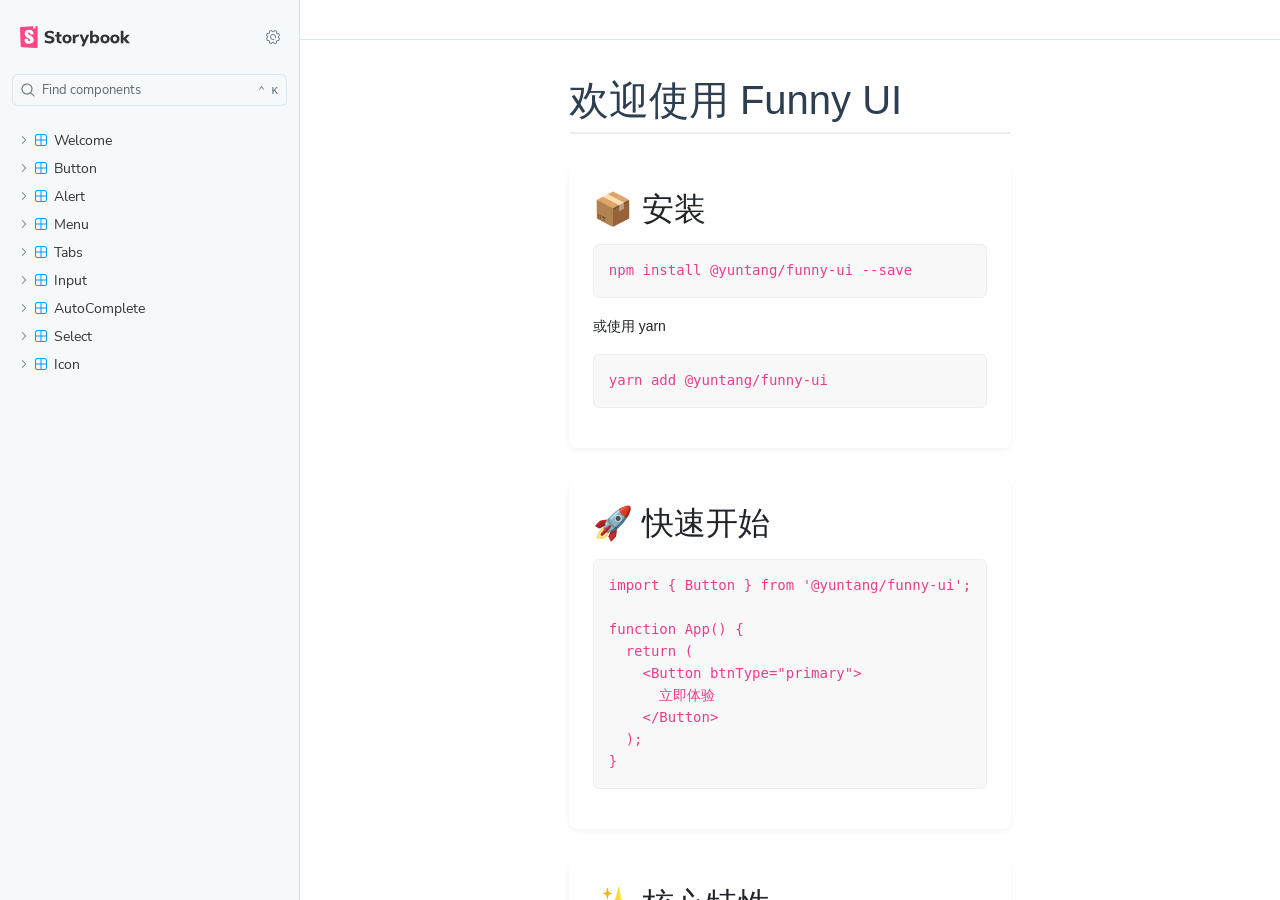
<file: index.html>
<!DOCTYPE html>
<html lang="en">
  <head>
    <meta charset="utf-8" />

    <title>@storybook/core - Storybook</title>
    <meta name="viewport" content="width=device-width, initial-scale=1, maximum-scale=1" />

    
    <link rel="icon" type="image/x-icon" href="./favicon.ico" />
    
    <style>
      @font-face {
        font-family: 'Nunito Sans';
        font-style: normal;
        font-weight: 400;
        font-display: swap;
        src: url('./sb-common-assets/nunito-sans-regular.woff2') format('woff2');
      }

      @font-face {
        font-family: 'Nunito Sans';
        font-style: italic;
        font-weight: 400;
        font-display: swap;
        src: url('./sb-common-assets/nunito-sans-italic.woff2') format('woff2');
      }

      @font-face {
        font-family: 'Nunito Sans';
        font-style: normal;
        font-weight: 700;
        font-display: swap;
        src: url('./sb-common-assets/nunito-sans-bold.woff2') format('woff2');
      }

      @font-face {
        font-family: 'Nunito Sans';
        font-style: italic;
        font-weight: 700;
        font-display: swap;
        src: url('./sb-common-assets/nunito-sans-bold-italic.woff2') format('woff2');
      }
    </style>

    <link href="./sb-manager/runtime.js" rel="modulepreload" />

    
    <link href="./sb-addons/storybook-core-core-server-presets-0/common-manager-bundle.js" rel="modulepreload" />
    
    <link href="./sb-addons/essentials-controls-1/manager-bundle.js" rel="modulepreload" />
    
    <link href="./sb-addons/essentials-actions-2/manager-bundle.js" rel="modulepreload" />
    
    <link href="./sb-addons/essentials-docs-3/manager-bundle.js" rel="modulepreload" />
    
    <link href="./sb-addons/essentials-backgrounds-4/manager-bundle.js" rel="modulepreload" />
    
    <link href="./sb-addons/essentials-viewport-5/manager-bundle.js" rel="modulepreload" />
    
    <link href="./sb-addons/essentials-toolbars-6/manager-bundle.js" rel="modulepreload" />
    
    <link href="./sb-addons/essentials-measure-7/manager-bundle.js" rel="modulepreload" />
    
    <link href="./sb-addons/essentials-outline-8/manager-bundle.js" rel="modulepreload" />
    
    <link href="./sb-addons/onboarding-9/manager-bundle.js" rel="modulepreload" />
    
    <link href="./sb-addons/chromatic-com-storybook-10/manager-bundle.js" rel="modulepreload" />
    
    <link href="./sb-addons/interactions-11/manager-bundle.js" rel="modulepreload" />
       

    <style>
      #storybook-root[hidden] {
        display: none !important;
      }
    </style>

    
  </head>
  <body>
    <div id="root"></div>

    
    <script>
      
        
          window['FEATURES'] = {
  "argTypeTargetsV7": true,
  "legacyDecoratorFileOrder": false,
  "disallowImplicitActionsInRenderV8": true
};
        
      
        
          window['REFS'] = {};
        
      
        
          window['LOGLEVEL'] = "info";
        
      
        
          window['DOCS_OPTIONS'] = {
  "defaultName": "Docs",
  "autodocs": "tag"
};
        
      
        
          window['CONFIG_TYPE'] = "PRODUCTION";
        
      
        
      
        
      
        
          window['TAGS_OPTIONS'] = {
  "dev-only": {
    "excludeFromDocsStories": true
  },
  "docs-only": {
    "excludeFromSidebar": true
  },
  "test-only": {
    "excludeFromSidebar": true,
    "excludeFromDocsStories": true
  }
};
        
      
        
          window['STORYBOOK_RENDERER'] = "react";
        
      
        
          window['STORYBOOK_BUILDER'] = "@storybook/builder-webpack5";
        
      
        
          window['STORYBOOK_FRAMEWORK'] = "@storybook/react-webpack5";
        
      
    </script>
    

    <script type="module">
      import './sb-manager/globals-runtime.js';
      
      
        import './sb-addons/storybook-core-core-server-presets-0/common-manager-bundle.js';
      
        import './sb-addons/essentials-controls-1/manager-bundle.js';
      
        import './sb-addons/essentials-actions-2/manager-bundle.js';
      
        import './sb-addons/essentials-docs-3/manager-bundle.js';
      
        import './sb-addons/essentials-backgrounds-4/manager-bundle.js';
      
        import './sb-addons/essentials-viewport-5/manager-bundle.js';
      
        import './sb-addons/essentials-toolbars-6/manager-bundle.js';
      
        import './sb-addons/essentials-measure-7/manager-bundle.js';
      
        import './sb-addons/essentials-outline-8/manager-bundle.js';
      
        import './sb-addons/onboarding-9/manager-bundle.js';
      
        import './sb-addons/chromatic-com-storybook-10/manager-bundle.js';
      
        import './sb-addons/interactions-11/manager-bundle.js';
      
      
      import './sb-manager/runtime.js';
    </script>
  </body>
</html>
</file>
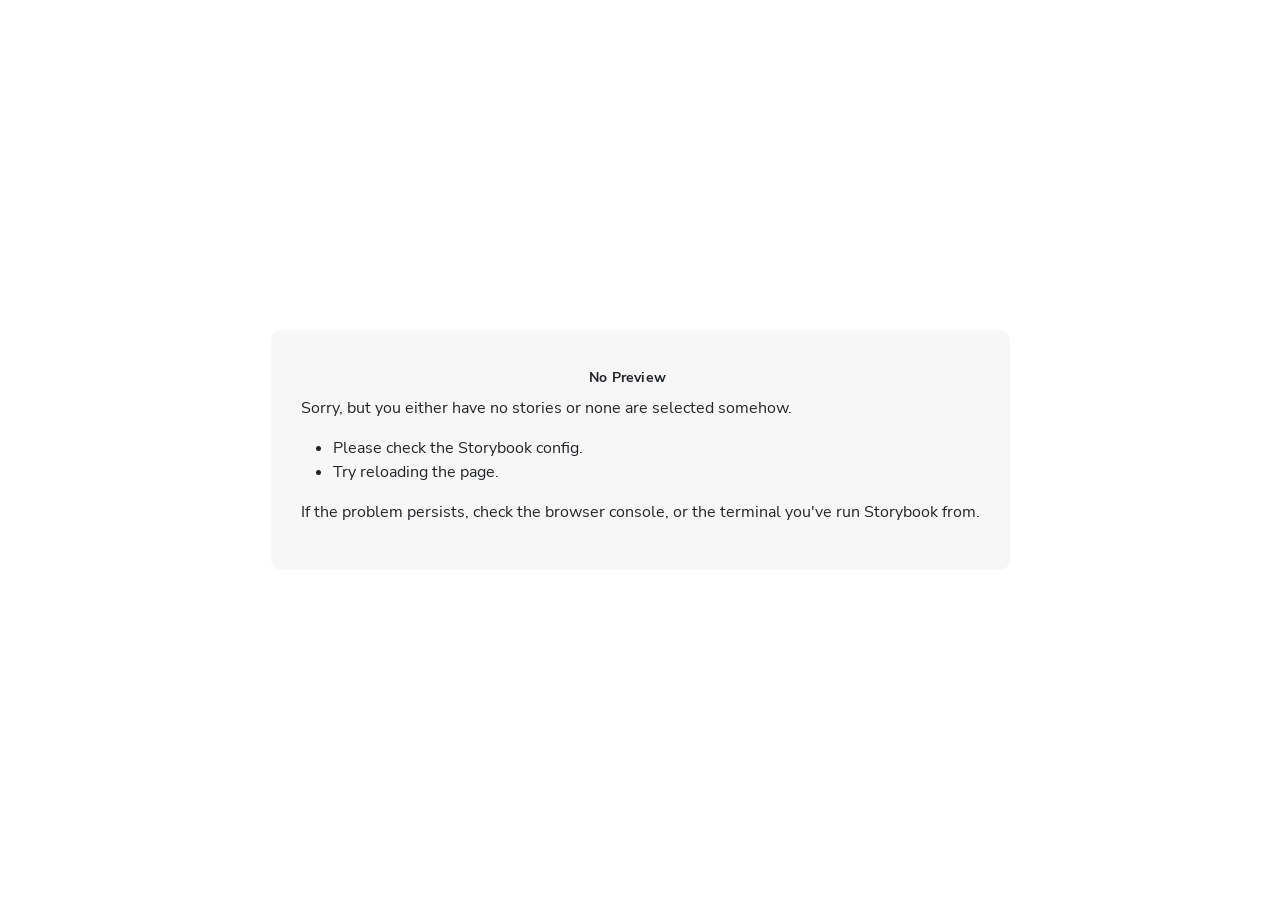
<file: iframe.html>
<!doctype html><html lang="en"><head><meta charset="utf-8"><title>Webpack App</title><meta name="viewport" content="width=device-width,initial-scale=1"><style>@font-face {
        font-family: 'Nunito Sans';
        font-style: normal;
        font-weight: 400;
        font-display: swap;
        src: url('./sb-common-assets/nunito-sans-regular.woff2') format('woff2');
      }

      @font-face {
        font-family: 'Nunito Sans';
        font-style: italic;
        font-weight: 400;
        font-display: swap;
        src: url('./sb-common-assets/nunito-sans-italic.woff2') format('woff2');
      }

      @font-face {
        font-family: 'Nunito Sans';
        font-style: normal;
        font-weight: 700;
        font-display: swap;
        src: url('./sb-common-assets/nunito-sans-bold.woff2') format('woff2');
      }

      @font-face {
        font-family: 'Nunito Sans';
        font-style: italic;
        font-weight: 700;
        font-display: swap;
        src: url('./sb-common-assets/nunito-sans-bold-italic.woff2') format('woff2');
      }</style><base target="_parent"><style>/* While we aren't showing the main block yet, but still preparing, we want everything the user
     has rendered, which may or may not be in #storybook-root, to be display none */
  .sb-show-preparing-story:not(.sb-show-main) > :not(.sb-preparing-story) {
    display: none;
  }

  .sb-show-preparing-docs:not(.sb-show-main) > :not(.sb-preparing-docs) {
    display: none;
  }

  /* Hide our own blocks when we aren't supposed to be showing them */
  :not(.sb-show-preparing-story) > .sb-preparing-story,
  :not(.sb-show-preparing-docs) > .sb-preparing-docs,
  :not(.sb-show-nopreview) > .sb-nopreview,
  :not(.sb-show-errordisplay) > .sb-errordisplay {
    display: none;
  }

  .sb-show-main.sb-main-centered {
    margin: 0;
    display: flex;
    align-items: center;
    min-height: 100vh;
  }

  .sb-show-main.sb-main-centered #storybook-root {
    box-sizing: border-box;
    margin: auto;
    padding: 1rem;
    max-height: 100%;
    /* Hack for centering correctly in IE11 */
  }

  /* Vertical centering fix for IE11 */
  @media screen and (-ms-high-contrast: none), (-ms-high-contrast: active) {
    .sb-show-main.sb-main-centered:after {
      content: '';
      min-height: inherit;
      font-size: 0;
    }
  }

  .sb-show-main.sb-main-fullscreen {
    margin: 0;
    padding: 0;
    display: block;
  }

  .sb-show-main.sb-main-padded {
    margin: 0;
    padding: 1rem;
    display: block;
    box-sizing: border-box;
  }

  .sb-wrapper {
    position: fixed;
    top: 0;
    bottom: 0;
    left: 0;
    right: 0;
    box-sizing: border-box;

    padding: 40px;
    font-family:
      'Nunito Sans',
      -apple-system,
      '.SFNSText-Regular',
      'San Francisco',
      BlinkMacSystemFont,
      'Segoe UI',
      'Helvetica Neue',
      Helvetica,
      Arial,
      sans-serif;
    -webkit-font-smoothing: antialiased;
    overflow: auto;
  }

  @media (max-width: 700px) {
    .sb-wrapper {
      padding: 20px;
    }
  }

  @media (max-width: 500px) {
    .sb-wrapper {
      padding: 10px;
    }
  }

  .sb-heading {
    font-size: 14px;
    font-weight: 600;
    letter-spacing: 0.2px;
    margin: 10px 0;
    padding-right: 25px;
  }

  .sb-nopreview {
    display: flex;
    align-content: center;
    justify-content: center;
    box-sizing: border-box;
  }

  .sb-nopreview_main {
    margin: auto;
    padding: 30px;
    border-radius: 10px;
    background: rgba(0, 0, 0, 0.03);
  }

  .sb-nopreview_heading {
    text-align: center;
  }

  .sb-errordisplay {
    background: #f6f9fc;
    color: black;
    z-index: 999999;
    width: 100vw;
    min-height: 100vh;
    box-sizing: border-box;

    & ol {
      padding-left: 18px;
      margin: 0;
    }

    & h1 {
      font-family: Nunito Sans;
      font-size: 22px;
      font-weight: 400;
      line-height: 30px;
      font-weight: normal;
      margin: 0;

      &::before {
        content: '';
        display: inline-block;
        width: 12px;
        height: 12px;
        background: #ff4400;
        border-radius: 50%;
        margin-right: 8px;
      }
    }

    & p,
    & ol {
      font-family: Nunito Sans;
      font-size: 14px;
      font-weight: 400;
      line-height: 19px;
      margin: 0;
    }

    & li + li {
      margin: 0;
      padding: 0;
      padding-top: 12px;
    }

    & a {
      color: currentColor;
    }
  }

  .sb-errordisplay_main {
    margin: auto;
    padding: 24px;
    display: flex;
    box-sizing: border-box;

    flex-direction: column;
    min-height: 100%;
    width: 100%;
    border-radius: 6px;
    background: white;
    border: 1px solid #ff0000;
    box-shadow: 0 0 64px rgba(0, 0, 0, 0.1);
    gap: 24px;
  }

  .sb-errordisplay_code {
    padding: 10px;
    flex: 1;
    background: #242424;
    color: #c6c6c6;
    box-sizing: border-box;

    font-size: 14px;
    font-weight: 400;
    line-height: 19px;
    border-radius: 4px;

    font-family: 'Operator Mono', 'Fira Code Retina', 'Fira Code', 'FiraCode-Retina', 'Andale Mono',
      'Lucida Console', Consolas, Monaco, monospace;
    margin: 0;
    overflow: auto;
  }

  .sb-errordisplay pre {
    white-space: pre-wrap;
    white-space: revert;
  }

  @-webkit-keyframes sb-rotate360 {
    from {
      transform: rotate(0deg);
    }

    to {
      transform: rotate(360deg);
    }
  }

  @keyframes sb-rotate360 {
    from {
      transform: rotate(0deg);
    }

    to {
      transform: rotate(360deg);
    }
  }

  @-webkit-keyframes sb-glow {
    0%,
    100% {
      opacity: 1;
    }

    50% {
      opacity: 0.4;
    }
  }

  @keyframes sb-glow {
    0%,
    100% {
      opacity: 1;
    }

    50% {
      opacity: 0.4;
    }
  }

  /* We display the preparing loaders *over* the rendering story */
  .sb-preparing-story,
  .sb-preparing-docs {
    background-color: white;
    /* Maximum possible z-index. It would be better to use stacking contexts to ensure it's always
    on top, but this isn't possible as it would require making CSS changes that could affect user code */
    z-index: 2147483647;
  }

  .sb-loader {
    -webkit-animation: sb-rotate360 0.7s linear infinite;
    animation: sb-rotate360 0.7s linear infinite;
    border-color: rgba(97, 97, 97, 0.29);
    border-radius: 50%;
    border-style: solid;
    border-top-color: #646464;
    border-width: 2px;
    display: inline-block;
    height: 32px;
    left: 50%;
    margin-left: -16px;
    margin-top: -16px;
    mix-blend-mode: difference;
    overflow: hidden;
    position: absolute;
    top: 50%;
    transition: all 200ms ease-out;
    vertical-align: top;
    width: 32px;
    z-index: 4;
  }

  .sb-previewBlock {
    background: #fff;
    border: 1px solid rgba(0, 0, 0, 0.1);
    border-radius: 4px;
    box-shadow: rgba(0, 0, 0, 0.1) 0 1px 3px 0;
    margin: 25px auto 40px;
    max-width: 600px;
  }

  .sb-previewBlock_header {
    align-items: center;
    box-shadow: rgba(0, 0, 0, 0.1) 0 -1px 0 0 inset;
    display: flex;
    gap: 14px;
    height: 40px;
    padding: 0 12px;
  }

  .sb-previewBlock_icon {
    -webkit-animation: sb-glow 1.5s ease-in-out infinite;
    animation: sb-glow 1.5s ease-in-out infinite;
    background: #e6e6e6;
    height: 14px;
    width: 14px;
  }

  .sb-previewBlock_icon:last-child {
    margin-left: auto;
  }

  .sb-previewBlock_body {
    -webkit-animation: sb-glow 1.5s ease-in-out infinite;
    animation: sb-glow 1.5s ease-in-out infinite;
    height: 182px;
    position: relative;
  }

  .sb-argstableBlock {
    border-collapse: collapse;
    border-spacing: 0;
    font-size: 13px;
    line-height: 20px;
    margin: 25px auto 40px;
    max-width: 600px;
    text-align: left;
    width: 100%;
  }

  .sb-argstableBlock th:first-of-type,
  .sb-argstableBlock td:first-of-type {
    padding-left: 20px;
  }

  .sb-argstableBlock th:nth-of-type(2),
  .sb-argstableBlock td:nth-of-type(2) {
    width: 35%;
  }

  .sb-argstableBlock th:nth-of-type(3),
  .sb-argstableBlock td:nth-of-type(3) {
    width: 15%;
  }

  .sb-argstableBlock th:last-of-type,
  .sb-argstableBlock td:last-of-type {
    width: 25%;
    padding-right: 20px;
  }

  .sb-argstableBlock th span,
  .sb-argstableBlock td span {
    -webkit-animation: sb-glow 1.5s ease-in-out infinite;
    animation: sb-glow 1.5s ease-in-out infinite;
    background-color: rgba(0, 0, 0, 0.1);
    border-radius: 0;
    box-shadow: none;
    color: transparent;
  }

  .sb-argstableBlock th {
    padding: 10px 15px;
  }

  .sb-argstableBlock-body {
    border-radius: 4px;
    box-shadow:
      rgba(0, 0, 0, 0.1) 0 1px 3px 1px,
      rgba(0, 0, 0, 0.065) 0 0 0 1px;
  }

  .sb-argstableBlock-body tr {
    background: transparent;
    overflow: hidden;
  }

  .sb-argstableBlock-body tr:not(:first-child) {
    border-top: 1px solid #e6e6e6;
  }

  .sb-argstableBlock-body tr:first-child td:first-child {
    border-top-left-radius: 4px;
  }

  .sb-argstableBlock-body tr:first-child td:last-child {
    border-top-right-radius: 4px;
  }

  .sb-argstableBlock-body tr:last-child td:first-child {
    border-bottom-left-radius: 4px;
  }

  .sb-argstableBlock-body tr:last-child td:last-child {
    border-bottom-right-radius: 4px;
  }

  .sb-argstableBlock-body td {
    background: #fff;
    padding-bottom: 10px;
    padding-top: 10px;
    vertical-align: top;
  }

  .sb-argstableBlock-body td:not(:first-of-type) {
    padding-left: 15px;
    padding-right: 15px;
  }

  .sb-argstableBlock-body button {
    -webkit-animation: sb-glow 1.5s ease-in-out infinite;
    animation: sb-glow 1.5s ease-in-out infinite;
    background-color: rgba(0, 0, 0, 0.1);
    border: 0;
    border-radius: 0;
    box-shadow: none;
    color: transparent;
    display: inline;
    font-size: 12px;
    line-height: 1;
    padding: 10px 16px;
  }

  .sb-argstableBlock-summary {
    margin-top: 4px;
  }

  .sb-argstableBlock-code {
    margin-right: 4px;
    margin-bottom: 4px;
    padding: 2px 5px;
  }</style><script>/* globals window */
  /* eslint-disable no-underscore-dangle */
  try {
    if (window.top !== window) {
      window.__REACT_DEVTOOLS_GLOBAL_HOOK__ = window.top.__REACT_DEVTOOLS_GLOBAL_HOOK__;
      window.__VUE_DEVTOOLS_GLOBAL_HOOK__ = window.top.__VUE_DEVTOOLS_GLOBAL_HOOK__;
      window.top.__VUE_DEVTOOLS_CONTEXT__ = window.document;
    }
  } catch (e) {
    // eslint-disable-next-line no-console
    console.warn('unable to connect to top frame for connecting dev tools');
  }</script><link href="static/css/main.486d30cd.css" rel="stylesheet"><style>#storybook-root[hidden],
      #storybook-docs[hidden] {
        display: none !important;
      }</style></head><body><div class="sb-preparing-story sb-wrapper"><div class="sb-loader"></div></div><div class="sb-preparing-docs sb-wrapper"><div class="sb-previewBlock"><div class="sb-previewBlock_header"><div class="sb-previewBlock_icon"></div><div class="sb-previewBlock_icon"></div><div class="sb-previewBlock_icon"></div><div class="sb-previewBlock_icon"></div></div><div class="sb-previewBlock_body"><div class="sb-loader"></div></div></div><table aria-hidden="true" class="sb-argstableBlock"><thead class="sb-argstableBlock-head"><tr><th><span>Name</span></th><th><span>Description</span></th><th><span>Default</span></th><th><span>Control</span></th></tr></thead><tbody class="sb-argstableBlock-body"><tr><td><span>propertyName</span><span title="Required">*</span></td><td><div><span>This is a short description</span></div><div class="sb-argstableBlock-summary"><div><span class="sb-argstableBlock-code">summary</span></div></div></td><td><div><span class="sb-argstableBlock-code">defaultValue</span></div></td><td><button>Set string</button></td></tr><tr><td><span>propertyName</span><span>*</span></td><td><div><span>This is a short description</span></div><div class="sb-argstableBlock-summary"><div><span class="sb-argstableBlock-code">summary</span></div></div></td><td><div><span class="sb-argstableBlock-code">defaultValue</span></div></td><td><button>Set string</button></td></tr><tr><td><span>propertyName</span><span>*</span></td><td><div><span>This is a short description</span></div><div class="sb-argstableBlock-summary"><div><span class="sb-argstableBlock-code">summary</span></div></div></td><td><div><span class="sb-argstableBlock-code">defaultValue</span></div></td><td><button>Set string</button></td></tr></tbody></table></div><div class="sb-nopreview sb-wrapper"><div class="sb-nopreview_main"><h1 class="sb-nopreview_heading sb-heading">No Preview</h1><p>Sorry, but you either have no stories or none are selected somehow.</p><ul><li>Please check the Storybook config.</li><li>Try reloading the page.</li></ul><p>If the problem persists, check the browser console, or the terminal you've run Storybook from.</p></div></div><div class="sb-errordisplay sb-wrapper"><div class="sb-errordisplay_main"><h1 id="error-message"></h1><p>The component failed to render properly, likely due to a configuration issue in Storybook. Here are some common causes and how you can address them:</p><ol><li><strong>Missing Context/Providers</strong>: You can use decorators to supply specific contexts or providers, which are sometimes necessary for components to render correctly. For detailed instructions on using decorators, please visit the <a href="https://storybook.js.org/docs/writing-stories/decorators">Decorators documentation</a>.</li><li><strong>Misconfigured Webpack or Vite</strong>: Verify that Storybook picks up all necessary settings for loaders, plugins, and other relevant parameters. You can find step-by-step guides for configuring <a href="https://storybook.js.org/docs/builders/webpack">Webpack</a> or <a href="https://storybook.js.org/docs/builders/vite">Vite</a> with Storybook.</li><li><strong>Missing Environment Variables</strong>: Your Storybook may require specific environment variables to function as intended. You can set up custom environment variables as outlined in the <a href="https://storybook.js.org/docs/configure/environment-variables">Environment Variables documentation</a>.</li></ol><pre class="sb-errordisplay_code"><code id="error-stack"></code></pre></div></div><div id="storybook-root"></div><div id="storybook-docs"></div><script>window['CONFIG_TYPE'] = "PRODUCTION";
          
      
          
            window['LOGLEVEL'] = "info";
          
      
          
            window['FRAMEWORK_OPTIONS'] = {};
          
      
          
      
          
            window['FEATURES'] = {"argTypeTargetsV7":true,"legacyDecoratorFileOrder":false,"disallowImplicitActionsInRenderV8":true};
          
      
          
      
          
            window['STORIES'] = [{"titlePrefix":"","directory":"./src","files":"**/*.mdx","importPathMatcher":"^\\.[\\\\/](?:src(?:\\/(?!\\.)(?:(?:(?!(?:^|\\/)\\.).)*?)\\/|\\/|$)(?!\\.)(?=.)[^/]*?\\.mdx)$"},{"titlePrefix":"","directory":"./src","files":"**/*.stories.@(js|jsx|mjs|ts|tsx)","importPathMatcher":"^\\.[\\\\/](?:src(?:\\/(?!\\.)(?:(?:(?!(?:^|\\/)\\.).)*?)\\/|\\/|$)(?!\\.)(?=.)[^/]*?\\.stories\\.(js|jsx|mjs|ts|tsx))$"}];
          
      
          
            window['DOCS_OPTIONS'] = {"defaultName":"Docs","autodocs":"tag"};
          
      
          
            window['TAGS_OPTIONS'] = {"dev-only":{"excludeFromDocsStories":true},"docs-only":{"excludeFromSidebar":true},"test-only":{"excludeFromSidebar":true,"excludeFromDocsStories":true}};</script><script type="module">import './sb-preview/runtime.js';

      
      import './runtime~main.17d18d6a.iframe.bundle.js';
      
      import './64.7d7611a9.iframe.bundle.js';
      
      import './main.d626cbe4.iframe.bundle.js';</script></body></html>
</file>
<file: static/css/main.486d30cd.css>
*,*::before,*::after{box-sizing:border-box}body{margin:0;font-family:-apple-system,BlinkMacSystemFont,"Segoe UI",Roboto,"Helvetica Neue",Arial,"Noto Sans",sans-serif,"Apple Color Emoji","Segoe UI Emoji","Segoe UI Symbol","Noto Color Emoji";font-size:1rem;font-weight:400;line-height:1.5;color:#212529;background-color:#fff;-webkit-text-size-adjust:100%;-webkit-tap-highlight-color:rgba(0,0,0,0)}[tabindex="-1"]:focus:not(:focus-visible){outline:0 !important}hr{margin:1rem 0;color:inherit;background-color:currentColor;border:0;opacity:.25}hr:not([size]){height:1px}h1,h2,h3,h4,h5,h6{margin-top:0;margin-bottom:.5rem;font-weight:500;line-height:1.2}h1{font-size:2.5rem}h2{font-size:2rem}h3{font-size:1.75rem}h4{font-size:1.5rem}h5{font-size:1.25rem}h6{font-size:1rem}p{margin-top:0;margin-bottom:1rem}abbr[title],abbr[data-original-title]{text-decoration:underline;-webkit-text-decoration:underline dotted;text-decoration:underline dotted;cursor:help;-webkit-text-decoration-skip-ink:none;text-decoration-skip-ink:none}address{margin-bottom:1rem;font-style:normal;line-height:inherit}ol,ul{padding-left:2rem}ol,ul,dl{margin-top:0;margin-bottom:1rem}ol ol,ul ul,ol ul,ul ol{margin-bottom:0}dt{font-weight:700}dd{margin-bottom:.5rem;margin-left:0}blockquote{margin:0 0 1rem}b,strong{font-weight:bolder}small{font-size:.875em}sub,sup{position:relative;font-size:.75em;line-height:0;vertical-align:baseline}sub{bottom:-.25em}sup{top:-.5em}a{color:#0077c2;text-decoration:none}a:hover{color:#004876;text-decoration:underline}a:not([href]),a:not([href]):hover{color:inherit;text-decoration:none}pre,code,kbd,samp{font-family:SFMono-Regular,Menlo,Monaco,Consolas,"Liberation Mono","Courier New",monospace;font-size:1em}pre{display:block;margin-top:0;margin-bottom:1rem;overflow:auto;font-size:.875em}pre code{font-size:inherit;color:inherit;word-break:normal}code{font-size:.875em;color:#d63384;word-wrap:break-word}a>code{color:inherit}figure{margin:0 0 1rem}img{vertical-align:middle}svg{overflow:hidden;vertical-align:middle}table{border-collapse:collapse}caption{padding-top:.5rem;padding-bottom:.5rem;color:#6c757d;text-align:left;caption-side:bottom}th{text-align:inherit}label{display:inline-block;margin-bottom:.5rem}button{border-radius:0}input,button,select,optgroup,textarea{margin:0;font-family:inherit;font-size:inherit;line-height:inherit}button,input{overflow:visible}button,select{text-transform:none}select{word-wrap:normal}[list]::-webkit-calendar-picker-indicator{display:none}button,[type="button"],[type="reset"],[type="submit"]{-webkit-appearance:button}button:not(:disabled),[type="button"]:not(:disabled),[type="reset"]:not(:disabled),[type="submit"]:not(:disabled){cursor:pointer}::-moz-focus-inner{padding:0;border-style:none}input[type="date"],input[type="time"],input[type="datetime-local"],input[type="month"]{-webkit-appearance:textfield}textarea{overflow:auto;resize:vertical}fieldset{min-width:0;padding:0;margin:0;border:0}legend{float:left;width:100%;padding:0;margin-bottom:.5rem;font-size:1.5rem;line-height:inherit;color:inherit;white-space:normal}mark{padding:.2em;background-color:#fcf8e3}progress{vertical-align:baseline}::-webkit-datetime-edit{overflow:visible;line-height:0}[type="search"]{outline-offset:-2px;-webkit-appearance:textfield}::-webkit-search-decoration{-webkit-appearance:none}::-webkit-color-swatch-wrapper{padding:0}::-webkit-file-upload-button{font:inherit;-webkit-appearance:button}output{display:inline-block}summary{display:list-item;cursor:pointer}template{display:none}main{display:block}[hidden]{display:none !important}@keyframes bubbleRise{0%{transform:translateY(100%) scale(0.5);opacity:0}50%{opacity:0.6}100%{transform:translateY(-100%) scale(1.2);opacity:0}}.zoom-in-top-enter{opacity:0;transform:scaleY(0)}.zoom-in-top-enter-active{opacity:1;transform:scaleY(1);transition:transform 300ms cubic-bezier(0.23, 1, 0.32, 1) 100ms,opacity 300ms cubic-bezier(0.23, 1, 0.32, 1) 100ms;transform-origin:center top}.zoom-in-top-exit{opacity:1}.zoom-in-top-exit-active{opacity:0;transform:scaleY(0);transition:transform 300ms cubic-bezier(0.23, 1, 0.32, 1) 100ms,opacity 300ms cubic-bezier(0.23, 1, 0.32, 1) 100ms;transform-origin:center top}.zoom-in-left-enter{opacity:0;transform:scale(0.45, 0.45)}.zoom-in-left-enter-active{opacity:1;transform:scale(1, 1);transition:transform 300ms cubic-bezier(0.23, 1, 0.32, 1) 100ms,opacity 300ms cubic-bezier(0.23, 1, 0.32, 1) 100ms;transform-origin:top left}.zoom-in-left-exit{opacity:1}.zoom-in-left-exit-active{opacity:0;transform:scale(0.45, 0.45);transition:transform 300ms cubic-bezier(0.23, 1, 0.32, 1) 100ms,opacity 300ms cubic-bezier(0.23, 1, 0.32, 1) 100ms;transform-origin:top left}.zoom-in-right-enter{opacity:0;transform:scale(0.45, 0.45)}.zoom-in-right-enter-active{opacity:1;transform:scale(1, 1);transition:transform 300ms cubic-bezier(0.23, 1, 0.32, 1) 100ms,opacity 300ms cubic-bezier(0.23, 1, 0.32, 1) 100ms;transform-origin:top right}.zoom-in-right-exit{opacity:1}.zoom-in-right-exit-active{opacity:0;transform:scale(0.45, 0.45);transition:transform 300ms cubic-bezier(0.23, 1, 0.32, 1) 100ms,opacity 300ms cubic-bezier(0.23, 1, 0.32, 1) 100ms;transform-origin:top right}.zoom-in-bottom-enter{opacity:0;transform:scaleY(0)}.zoom-in-bottom-enter-active{opacity:1;transform:scaleY(1);transition:transform 300ms cubic-bezier(0.23, 1, 0.32, 1) 100ms,opacity 300ms cubic-bezier(0.23, 1, 0.32, 1) 100ms;transform-origin:center bottom}.zoom-in-bottom-exit{opacity:1}.zoom-in-bottom-exit-active{opacity:0;transform:scaleY(0);transition:transform 300ms cubic-bezier(0.23, 1, 0.32, 1) 100ms,opacity 300ms cubic-bezier(0.23, 1, 0.32, 1) 100ms;transform-origin:center bottom}.btn{position:relative;display:inline-block;font-weight:400;line-height:1.5;color:#212529;white-space:nowrap;text-align:center;vertical-align:middle;background-image:none;padding:.375rem .75rem;font-size:1rem;border-radius:.25rem;box-shadow:inset 0 1px 0 rgba(255,255,255,0.15),0 1px 1px rgba(0,0,0,0.075);cursor:pointer;transition:color 0.15s ease-in-out,background-color 0.15s ease-in-out,border-color 0.15s ease-in-out,box-shadow 0.15s ease-in-out;border:none}.btn.disabled,.btn[disabled]{cursor:not-allowed;opacity:.65;box-shadow:none}.btn.disabled>*,.btn[disabled]>*{pointer-events:none}.btn:hover{filter:brightness(1.1)}.btn:hover::after{animation:ripple 0.6s ease-out}.btn-lg{padding:.5rem 1rem;font-size:1.25rem;border-radius:.3rem}.btn-sm{padding:.25rem .5rem;font-size:.875rem;border-radius:.2rem}.btn-primary{color:#fff;background:linear-gradient(135deg, #40c4ff 0%, #0077c2 100%)}.btn-primary .bubbles{position:absolute;width:100%;height:100%;pointer-events:none;left:5%}.btn-primary .bubbles::before,.btn-primary .bubbles::after{content:"";position:absolute;background:rgba(255,255,255,0.3);border-radius:50%;animation:bubbleRise 2s infinite}.btn-primary .bubbles::before{width:8px;height:8px;left:20%;animation-delay:0.3s}.btn-primary .bubbles::after{width:5px;height:5px;left:70%}.btn-default{color:#212529;background:#fff;border:1px solid #ced4da}.btn-link{font-weight:400;color:#0077c2;text-decoration:none;box-shadow:none}.btn-link:hover{color:#004876;text-decoration:underline}.btn-link:focus,.btn-link.focus{text-decoration:underline;box-shadow:none}.btn-link:disabled,.btn-link.disabled{color:#6c757d;pointer-events:none}.funny-alert{width:400px;position:relative;padding:.75rem 1.25rem;margin-bottom:1rem;border:1px solid transparent;border-radius:.25rem}.funny-alert .funny-alert-close{position:absolute;top:0;right:0;padding:.75rem 1.25rem;color:inherit;cursor:pointer}.funny-alert .bold-title{font-weight:700}.funny-alert .funny-alert-desc{font-size:.875rem;margin:.3rem 0 0}.funny-alert .bubbles{position:absolute;width:100%;height:100%;pointer-events:none;left:5%}.funny-alert .bubbles::before,.funny-alert .bubbles::after{content:"";position:absolute;background:rgba(255,255,255,0.3);border-radius:50%;animation:bubbleRise 2s infinite}.funny-alert .bubbles::before{width:8px;height:8px;left:20%;animation-delay:0.3s}.funny-alert .bubbles::after{width:5px;height:5px;left:70%}.funny-alert-default{color:#fff;background:linear-gradient(135deg, #40c4ff 0%, #0077c2 100%)}.funny-alert-success{color:#fff;background:#52c41a}.funny-alert-warning{color:#fff;background:#fadb14}.funny-alert-danger{color:#fff;background:#dc3545}.funny-menu{display:flex;flex-wrap:wrap;padding-left:0;margin-bottom:30px;list-style:none;border-bottom:1px solid #dee2e6;box-shadow:inset 0 1px 0 rgba(255,255,255,0.15),0 1px 1px rgba(0,0,0,0.075)}.funny-menu>.menu-item{padding:.5rem 1rem;cursor:pointer;transition:color 0.15s ease-in-out,border-color 0.15s ease-in-out}.funny-menu>.menu-item:hover,.funny-menu>.menu-item:focus{text-decoration:none}.funny-menu>.menu-item.is-disabled{color:#6c757d;pointer-events:none;cursor:default}.funny-menu>.menu-item.is-active,.funny-menu>.menu-item:hover{color:#0077c2;border-bottom:2px solid #0077c2}.funny-menu .submenu-item{position:relative}.funny-menu .submenu-item .submenu-title{display:flex;align-items:center}.funny-menu .submenu-item .arrow-icon{transition:transform .25s ease-in-out;margin-left:3px}.funny-menu .submenu-item:hover .arrow-icon{transform:rotate(180deg)}.funny-menu .is-vertical .arrow-icon{transform:rotate(0deg) !important}.funny-menu .is-vertical.is-opened .arrow-icon{transform:rotate(180deg) !important}.funny-menu .funny-submenu{list-style:none;padding-left:0;white-space:nowrap}.funny-menu .funny-submenu .menu-item{padding:.5rem 1rem;cursor:pointer;transition:color 0.15s ease-in-out,border-color 0.15s ease-in-out;color:#212529}.funny-menu .funny-submenu .menu-item.is-active,.funny-menu .funny-submenu .menu-item:hover{color:#0077c2 !important}.menu-horizontal>.menu-item{border-bottom:2px solid transparent}.menu-horizontal .funny-submenu{position:absolute;background:#fff;z-index:100;top:calc(100% + 8px);left:0;border:1px solid #dee2e6;box-shadow:0 2px 4px 0 rgba(0,0,0,0.12),0 0 6px 0 rgba(0,0,0,0.04)}.menu-vertical{flex-direction:column;border-bottom:0px;margin:10px 20px;border-right:1px solid #dee2e6}.menu-vertical>.menu-item{border-left:2px solid transparent}.menu-vertical>.menu-item.is-active,.menu-vertical>.menu-item:hover{border-bottom:0px;border-left:2px solid #0077c2}.funny-tabs-nav{display:flex;flex-wrap:wrap;padding-left:0;margin-bottom:0;list-style:none;border-bottom:1px solid #dee2e6}.funny-tabs-nav-item{display:block;padding:.5rem 1rem;cursor:pointer}.funny-tabs-nav-item:hover,.funny-tabs-nav-item:focus{color:#0077c2}.funny-tabs-nav-item.disabled{color:#6c757d;pointer-events:none;cursor:default;background-color:transparent;border-color:transparent}.funny-tabs-nav-item.is-active{color:#0077c2}.nav-line .funny-tabs-nav-item.is-active{border-bottom:2px solid #0077c2}.nav-card .funny-tabs-nav-item{border:1px solid transparent;margin-bottom:-1px}.nav-card .funny-tabs-nav-item.is-active{border-top-left-radius:.25rem;border-top-right-radius:.25rem;background-color:#fff;border-color:#dee2e6 #dee2e6 #fff}.funny-tabs-content{margin-top:1rem}.icon-primary{color:#0077c2}.icon-secondary{color:#6c757d}.icon-success{color:#52c41a}.icon-info{color:#17a2b8}.icon-warning{color:#fadb14}.icon-danger{color:#dc3545}.icon-light{color:#f8f9fa}.icon-dark{color:#343a40}.funny-input-wrapper{display:flex;width:100%;margin-bottom:30px;position:relative}.funny-input-wrapper .icon-wrapper{position:absolute;height:100%;width:35px;justify-content:center;color:#495057;right:0;top:0;display:flex;align-items:center}.funny-input-wrapper .icon-wrapper svg{color:#6c757d}.icon-wrapper+.funny-input-inner{padding-right:35px}.funny-input-inner{width:100%;padding:.375rem .75rem;font-family:-apple-system,BlinkMacSystemFont,"Segoe UI",Roboto,"Helvetica Neue",Arial,"Noto Sans",sans-serif,"Apple Color Emoji","Segoe UI Emoji","Segoe UI Symbol","Noto Color Emoji";font-size:1rem;font-weight:400;line-height:1.5;color:#495057;background-color:#fff;background-clip:padding-box;border:1px solid #ced4da;border-radius:.25rem;box-shadow:inset 0 1px 2px rgba(0,0,0,0.075);transition:border-color 0.3s ease-in-out,box-shadow 0.3s ease-in-out}.funny-input-inner:focus{color:#495057;background-color:#fff;border-color:#43b6ff;outline:0;box-shadow:0 0 0 .2rem rgba(0,119,194,0.25)}.funny-input-inner::placeholder{color:#6c757d;opacity:1}.funny-input-inner:disabled,.funny-input-inner[readonly]{background-color:#e9ecef;opacity:1}.funny-input-group-prepend,.funny-input-group-append{display:flex;align-items:center;padding:.375rem .75rem;margin-bottom:0;font-size:1rem;font-weight:400;line-height:1.5;color:#495057;text-align:center;white-space:nowrap;background-color:#e9ecef;border:1px solid #ced4da;border-radius:.25rem}.funny-input-group-append+.btn{padding:0;border:0}.input-group>.funny-input-group-prepend,.input-group.input-group-append>.funny-input-inner{border-top-right-radius:0;border-bottom-right-radius:0}.input-group>.funny-input-group-append,.input-group.input-group-prepend>.funny-input-inner{border-top-left-radius:0;border-bottom-left-radius:0}.input-size-sm .funny-input-inner{padding:.25rem .5rem;font-size:.875rem;border-radius:.2rem}.input-size-lg .funny-input-inner{padding:.5rem 1rem;font-size:1.25rem;border-radius:.3rem}.funny-auto-complete{position:relative}.funny-suggestion-list{list-style:none;padding-left:0;white-space:nowrap;position:absolute;background:#fff;z-index:100;top:calc(100% + 8px);left:0;border:1px solid #dee2e6;box-shadow:0 2px 4px 0 rgba(0,0,0,0.12),0 0 6px 0 rgba(0,0,0,0.04);width:100%}.funny-suggestion-list .suggstions-loading-icon{display:flex;align-items:center;justify-content:center;min-height:75px}.funny-suggestion-list .suggestion-item{padding:.5rem 1rem;cursor:pointer;transition:color 0.15s ease-in-out,border-color 0.15s ease-in-out;color:#212529}.funny-suggestion-list .suggestion-item.is-active{background:#0077c2 !important;color:#fff !important}.funny-suggestion-list .suggestion-item:hover{color:#0077c2 !important}.funny-select{position:relative}.funny-select .funny-input-wrapper{cursor:pointer}.funny-select .funny-input-wrapper:hover input{border-color:#0077c2 !important}.funny-select input[readonly]{background-color:#fff;border-color:#ced4da;cursor:pointer;opacity:1}.funny-select input:disabled{background-color:#e9ecef;opacity:1;cursor:not-allowed}.funny-select .icon-wrapper{transition:transform .25s ease-in-out;transform:rotate(0deg) !important}.funny-select.menu-is-open .icon-wrapper{transform:rotate(180deg) !important}.funny-select-dropdown{list-style:none;padding-left:0;white-space:nowrap;position:absolute;background:#fff;z-index:100;top:calc(100% + 8px);left:0;border:1px solid #dee2e6;box-shadow:0 2px 4px 0 rgba(0,0,0,0.12),0 0 6px 0 rgba(0,0,0,0.04);width:100%}.funny-select-dropdown .funny-select-item{padding:.5rem 1rem;cursor:pointer;transition:color 0.15s ease-in-out,border-color 0.15s ease-in-out;color:#212529;display:flex;align-items:center;justify-content:space-between}.funny-select-dropdown .funny-select-item.is-selected{color:#0077c2;font-weight:700}.funny-select-dropdown .funny-select-item.is-disabled{color:#6c757d;pointer-events:none;cursor:default}.funny-select-dropdown .funny-select-item:hover{background-color:rgba(0,119,194,0.1)}.funny-selected-tags{position:absolute;z-index:100;top:0;left:0;height:100%;max-width:100%;display:flex;justify-content:center;align-items:center;flex-wrap:wrap}.funny-selected-tags .funny-tag{height:80%;padding:2px 5px;box-sizing:border-box;border:1px solid rgba(0,119,194,0.2);margin-left:6px;border-radius:3px;color:#0077c2;background-color:rgba(0,119,194,0.1)}.funny-selected-tags .funny-icon{margin-left:3px;cursor:pointer}.funny-selected-tags .funny-icon:hover{color:#00588f}


/*# sourceMappingURL=main.486d30cd.css.map*/
</file>
